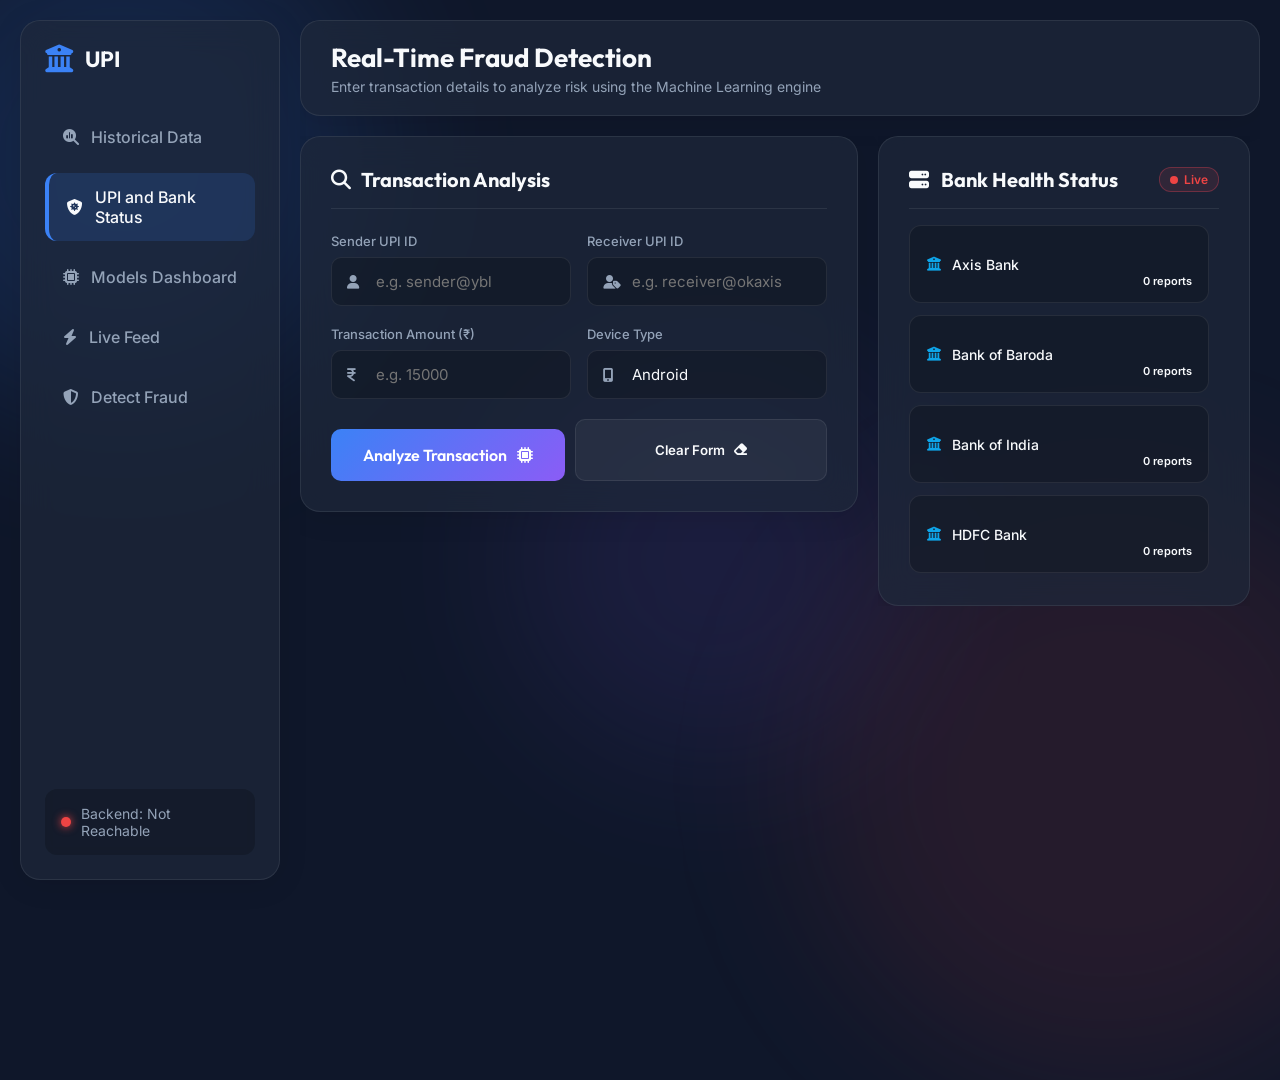
<file: detect.html>
<!DOCTYPE html>
<html lang="en">

<head>
    <meta charset="UTF-8">
    <meta name="viewport" content="width=device-width, initial-scale=1.0">
    <title>UPI Fraud Analytics | Detect Fraud</title>
    <link rel="stylesheet" href="styles.css">
    <link
        href="https://fonts.googleapis.com/css2?family=Inter:wght@300;400;500;600;700&family=Outfit:wght@500;700&display=swap"
        rel="stylesheet">
    <link rel="stylesheet" href="https://cdnjs.cloudflare.com/ajax/libs/font-awesome/6.4.0/css/all.min.css">
</head>

<body>
    <!-- Background Elements -->
    <div class="blob blob-1"></div>
    <div class="blob blob-2"></div>
    <div class="blob blob-3"></div>

    <div class="dashboard-container">
        <!-- Sidebar -->
        <aside class="sidebar glass-panel">
            <div class="brand">
                <i class="fa-solid fa-building-columns brand-icon"></i>
                <h2>UPI</h2>
            </div>
            <nav class="nav-menu">
                <a href="index.html" class="nav-item"><i class="fa-solid fa-magnifying-glass-chart"></i> Historical Data</a>
                <a href="detect.html" class="nav-item active"><i class="fa-solid fa-shield-virus"></i> UPI and Bank Status</a>
                <a href="models.html" class="nav-item"><i class="fa-solid fa-microchip"></i> Models Dashboard</a>
                <a href="live_transactions.html" class="nav-item"><i class="fa-solid fa-bolt"></i> Live Feed</a>
                <a href="detect_fraud.html" class="nav-item"><i class="fa-solid fa-shield-halved"></i> Detect Fraud</a>
            </nav>
            <div class="system-status info-status">
                <div class="status-indicator"
                    style="background: var(--warning-color); box-shadow: 0 0 8px var(--warning-color);"></div>
                <span>ML Model: Standby</span>
            </div>
        </aside>

        <!-- Main Content -->
        <main class="main-content">
            <header class="header glass-panel">
                <div class="header-titles">
                    <h1>Real-Time Fraud Detection</h1>
                    <p>Enter transaction details to analyze risk using the Machine Learning engine</p>
                </div>
            </header>

            <div class="content-scroll">
                <div class="details-grid" style="display: flex; flex-direction: row; gap: 20px; align-items: flex-start; width: 100%;">
                    <div class="left-side-wrapper" style="flex: 3; display: flex; flex-direction: column; gap: 20px;">
                        <div class="form-container glass-panel">
                    <div class="form-header">
                        <h3><i class="fa-solid fa-magnifying-glass"></i> Transaction Analysis</h3>
                    </div>

                    <form id="detection-form" class="detection-form">
                        <div class="form-row">
                            <div class="form-group">
                                <label for="sender-upi">Sender UPI ID</label>
                                <div class="input-wrapper">
                                    <i class="fa-solid fa-user input-icon"></i>
                                    <input type="text" id="sender-upi" placeholder="e.g. sender@ybl" required>
                                </div>
                            </div>
                            <div class="form-group">
                                <label for="receiver-upi">Receiver UPI ID</label>
                                <div class="input-wrapper">
                                    <i class="fa-solid fa-user-tag input-icon"></i>
                                    <input type="text" id="receiver-upi" placeholder="e.g. receiver@okaxis" required>
                                </div>
                            </div>
                        </div>

                        <div class="form-row">
                            <div class="form-group">
                                <label for="amount">Transaction Amount (₹)</label>
                                <div class="input-wrapper">
                                    <i class="fa-solid fa-indian-rupee-sign input-icon"></i>
                                    <input type="number" id="amount" placeholder="e.g. 15000" min="1" step="0.01"
                                        required>
                                </div>
                            </div>
                            <div class="form-group">
                                <label for="device-type">Device Type</label>
                                <div class="input-wrapper">
                                    <i class="fa-solid fa-mobile-screen-button input-icon"></i>
                                    <select id="device-type" required
                                        style="width: 100%; padding: 14px 14px 14px 44px; background: rgba(0, 0, 0, 0.2); border: 1px solid var(--glass-border); border-radius: 10px; color: var(--text-primary); font-family: var(--font-main); font-size: 15px; appearance: none;">
                                        <option value="Android" style="color: black;" selected>Android</option>
                                        <option value="iOS" style="color: black;">iOS</option>
                                        <option value="Feature Phone" style="color: black;">Feature Phone</option>
                                    </select>
                                </div>
                            </div>
                        </div>

                        <div class="button-group" style="display: flex; gap: 10px;">
                            <button type="submit" class="btn-primary" id="analyze-btn" style="flex: 1;">
                                <span class="btn-text">Analyze Transaction</span>
                                <i class="fa-solid fa-microchip"></i>
                            </button>
                            <button type="reset" class="btn-secondary" id="clear-btn" style="flex: 1; padding: 14px 24px; border-radius: 10px; border: 1px solid var(--glass-border); background: rgba(255, 255, 255, 0.05); color: var(--text-primary); cursor: pointer; display: flex; align-items: center; justify-content: center; gap: 8px; font-weight: 600; font-family: var(--font-main); transition: all 0.3s ease;">
                                <span class="btn-text">Clear Form</span>
                                <i class="fa-solid fa-eraser"></i>
                            </button>
                        </div>
                    </form>
                </div>

                <!-- Middle Column Wrapper -->
                <div class="middle-column-container">
                    <!-- Results Widget (Hidden by default) -->
                    <div class="result-container glass-panel" id="result-widget" style="display: none;">
                        <div class="result-header">
                            <h3>Analysis Result</h3>
                        </div>
                        <div class="result-body">
                            <div class="loader-container" id="loading-state">
                                <div class="scanner"></div>
                                <p>Analyzing parameters...</p>
                            </div>

                            <div class="final-result" id="final-result" style="display: none;">
                                <div class="result-icon-lg" id="result-icon">
                                    <!-- JS inserts icon -->
                                </div>
                                <h2 id="result-title">Scanning...</h2>
                                <p id="result-desc">Determining risk factors based on historical patterns.</p>

                                <div class="prediction-checklist"
                                    style="text-align: left; margin-top: 20px; font-size: 14px; color: var(--text-secondary); background: rgba(0,0,0,0.2); padding: 15px; border-radius: 10px; border: 1px solid var(--glass-border);">
                                    <ol style="padding-left: 20px; line-height: 1.8; margin: 0;">
                                        <li><strong style="color: var(--text-primary);">UPI IDs:</strong> <span
                                                id="check-upi">Verifying...</span></li>
                                        <li><strong style="color: var(--text-primary);">Bank Health:</strong> <span
                                                id="check-bank">Checking...</span></li>
                                        <li><strong style="color: var(--text-primary);">Transaction Risk:</strong> <span
                                                id="check-txn">Analyzing...</span></li>
                                    </ol>
                                </div>

                                <!-- AI Prediction Widget -->
                                <div class="ai-comment-container" id="ai-comment-widget"
                                    style="display: none; margin-top: 20px; text-align: left; background: rgba(0,0,0,0.2); border-radius: 10px; border: 1px solid var(--glass-border); padding: 15px;">
                                    <h4 style="margin-bottom: 10px; color: var(--text-primary); font-size: 15px;"><i
                                            class="fa-solid fa-robot"></i> AI Prediction</h4>
                                    <p style="font-size: 14px; color: var(--text-secondary); line-height: 1.5; margin: 0;"
                                        id="ai-comment-text">
                                        Generating...
                                    </p>
                                </div>
                            </div>
                        </div>
                    </div>
                </div> <!-- End middle-column-container -->
                </div> <!-- End left-side-wrapper -->

                <!-- Right Column Wrapper -->
                <div class="right-column-container" style="flex: 2; min-width: 300px;">
                    <!-- Bank Status Dashboard -->
                    <div class="bank-status-container glass-panel">
                        <div class="bank-status-header">
                            <h3><i class="fa-solid fa-server"></i> Bank Health Status</h3>
                            <span class="live-pulse">Live</span>
                        </div>
                        <div class="bank-list">
                            <!-- Banks will be dynamically populated or hardcoded here -->
                            <div class="bank-item" data-bank="Axis Bank">
                                <span class="bank-name"><i class="fa-solid fa-building-columns"></i> Axis Bank</span>
                                <div class="sparkline-container">
                                    <canvas class="sparkline"></canvas>
                                    <span class="report-count">0 reports</span>
                                </div>
                            </div>
                            <div class="bank-item" data-bank="Bank of Baroda">
                                <span class="bank-name"><i class="fa-solid fa-building-columns"></i> Bank of
                                    Baroda</span>
                                <div class="sparkline-container">
                                    <canvas class="sparkline"></canvas>
                                    <span class="report-count">0 reports</span>
                                </div>
                            </div>
                            <div class="bank-item" data-bank="Bank of India">
                                <span class="bank-name"><i class="fa-solid fa-building-columns"></i> Bank of
                                    India</span>
                                <div class="sparkline-container">
                                    <canvas class="sparkline"></canvas>
                                    <span class="report-count">0 reports</span>
                                </div>
                            </div>
                            <div class="bank-item" data-bank="HDFC Bank">
                                <span class="bank-name"><i class="fa-solid fa-building-columns"></i> HDFC Bank</span>
                                <div class="sparkline-container">
                                    <canvas class="sparkline"></canvas>
                                    <span class="report-count">0 reports</span>
                                </div>
                            </div>
                            <div class="bank-item" data-bank="ICICI Bank">
                                <span class="bank-name"><i class="fa-solid fa-building-columns"></i> ICICI Bank</span>
                                <div class="sparkline-container">
                                    <canvas class="sparkline"></canvas>
                                    <span class="report-count">0 reports</span>
                                </div>
                            </div>
                            <div class="bank-item" data-bank="IDFC First Bank">
                                <span class="bank-name"><i class="fa-solid fa-building-columns"></i> IDFC First
                                    Bank</span>
                                <div class="sparkline-container">
                                    <canvas class="sparkline"></canvas>
                                    <span class="report-count">0 reports</span>
                                </div>
                            </div>
                            <div class="bank-item" data-bank="Indian Bank">
                                <span class="bank-name"><i class="fa-solid fa-building-columns"></i> Indian Bank</span>
                                <div class="sparkline-container">
                                    <canvas class="sparkline"></canvas>
                                    <span class="report-count">0 reports</span>
                                </div>
                            </div>
                            <div class="bank-item" data-bank="India Post Payments Bank">
                                <span class="bank-name"><i class="fa-solid fa-building-columns"></i> India Post Payments
                                    Bank</span>
                                <div class="sparkline-container">
                                    <canvas class="sparkline"></canvas>
                                    <span class="report-count">0 reports</span>
                                </div>
                            </div>
                            <div class="bank-item" data-bank="Kotak Mahindra Bank">
                                <span class="bank-name"><i class="fa-solid fa-building-columns"></i> Kotak Mahindra
                                    Bank</span>
                                <div class="sparkline-container">
                                    <canvas class="sparkline"></canvas>
                                    <span class="report-count">0 reports</span>
                                </div>
                            </div>
                            <div class="bank-item" data-bank="State Bank of India">
                                <span class="bank-name"><i class="fa-solid fa-building-columns"></i> State Bank of India
                                    (SBI)</span>
                                <div class="sparkline-container">
                                    <canvas class="sparkline"></canvas>
                                    <span class="report-count">0 reports</span>
                                </div>
                            </div>
                            <div class="bank-item" data-bank="Unified Payments Interface">
                                <span class="bank-name"><i class="fa-solid fa-mobile-screen"></i> Unified Payments
                                    Interface</span>
                                <div class="sparkline-container">
                                    <canvas class="sparkline"></canvas>
                                    <span class="report-count">0 reports</span>
                                </div>
                            </div>
                        </div> <!-- End bank-list -->
                    </div> <!-- End bank-status-container -->
                </div> <!-- End right-column-container -->
            </div> <!-- End details-grid -->
            </div> <!-- End content-scroll -->
        </main>
    </div> <!-- End dashboard-container -->
    <script src="detect.js"></script>
</body>

</html>
</file>
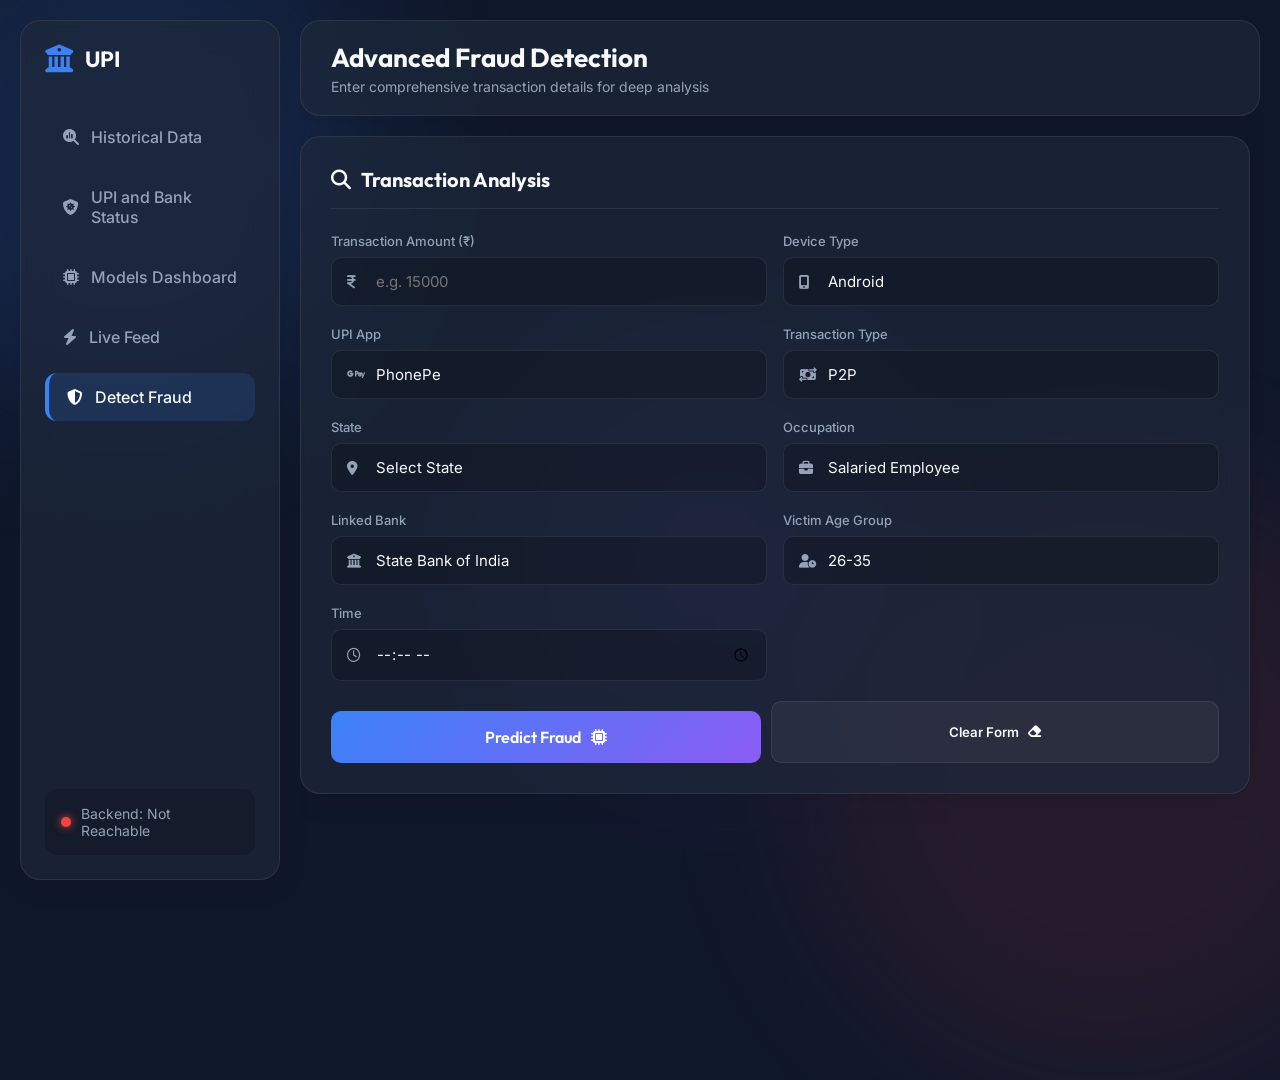
<file: detect_fraud.html>
<!DOCTYPE html>
<html lang="en">

<head>
    <meta charset="UTF-8">
    <meta name="viewport" content="width=device-width, initial-scale=1.0">
    <title>UPI Fraud Analytics | Detect Fraud</title>
    <link rel="stylesheet" href="styles.css">
    <link
        href="https://fonts.googleapis.com/css2?family=Inter:wght@300;400;500;600;700&family=Outfit:wght@500;700&display=swap"
        rel="stylesheet">
    <link rel="stylesheet" href="https://cdnjs.cloudflare.com/ajax/libs/font-awesome/6.4.0/css/all.min.css">
</head>

<body>
    <!-- Background Elements -->
    <div class="blob blob-1"></div>
    <div class="blob blob-2"></div>
    <div class="blob blob-3"></div>

    <div class="dashboard-container">
        <!-- Sidebar -->
        <aside class="sidebar glass-panel">
            <div class="brand">
                <i class="fa-solid fa-building-columns brand-icon"></i>
                <h2>UPI</h2>
            </div>
            <nav class="nav-menu">
                <a href="index.html" class="nav-item"><i class="fa-solid fa-magnifying-glass-chart"></i> Historical Data</a>
                <a href="detect.html" class="nav-item"><i class="fa-solid fa-shield-virus"></i> UPI and Bank Status</a>
                <a href="models.html" class="nav-item"><i class="fa-solid fa-microchip"></i> Models Dashboard</a>
                <a href="live_transactions.html" class="nav-item"><i class="fa-solid fa-bolt"></i> Live Feed</a>
                <a href="detect_fraud.html" class="nav-item active"><i class="fa-solid fa-shield-halved"></i> Detect Fraud</a>
            </nav>
            <div class="system-status info-status">
                <div class="status-indicator"
                    style="background: var(--warning-color); box-shadow: 0 0 8px var(--warning-color);"></div>
                <span>ML Model: Standby</span>
            </div>
        </aside>

        <!-- Main Content -->
        <main class="main-content">
            <header class="header glass-panel">
                <div class="header-titles">
                    <h1>Advanced Fraud Detection</h1>
                    <p>Enter comprehensive transaction details for deep analysis</p>
                </div>
            </header>

            <div class="content-scroll">
                <div class="form-container glass-panel">
                    <div class="form-header">
                        <h3><i class="fa-solid fa-magnifying-glass"></i> Transaction Analysis</h3>
                    </div>

                    <form id="detection-form" class="detection-form">
                        <div class="form-row">
                            <div class="form-group">
                                <label for="amount">Transaction Amount (₹)</label>
                                <div class="input-wrapper">
                                    <i class="fa-solid fa-indian-rupee-sign input-icon"></i>
                                    <input type="number" id="amount" placeholder="e.g. 15000" min="1" step="0.01"
                                        required>
                                </div>
                            </div>
                            <div class="form-group">
                                <label for="device-type">Device Type</label>
                                <div class="input-wrapper">
                                    <i class="fa-solid fa-mobile-screen-button input-icon"></i>
                                    <select id="device-type" required
                                        style="width: 100%; padding: 14px 14px 14px 44px; background: rgba(0, 0, 0, 0.2); border: 1px solid var(--glass-border); border-radius: 10px; color: var(--text-primary); font-family: var(--font-main); font-size: 15px; appearance: none;">
                                        <option value="Android" style="color: black;" selected>Android</option>
                                        <option value="iOS" style="color: black;">iOS</option>
                                        <option value="Feature Phone" style="color: black;">Feature Phone</option>
                                    </select>
                                </div>
                            </div>
                        </div>
                        
                        <div class="form-row">
                            <div class="form-group">
                                <label for="upi-app">UPI App</label>
                                <div class="input-wrapper">
                                    <i class="fa-solid fa-brands fa-google-pay input-icon"></i>
                                    <select id="upi-app" required style="width: 100%; padding: 14px 14px 14px 44px; background: rgba(0, 0, 0, 0.2); border: 1px solid var(--glass-border); border-radius: 10px; color: var(--text-primary); font-family: var(--font-main); font-size: 15px; appearance: none;">
                                        <option value="PhonePe" style="color: black;" selected>PhonePe</option>
                                        <option value="Google Pay" style="color: black;">Google Pay</option>
                                        <option value="BHIM" style="color: black;">BHIM</option>
                                        <option value="Paytm" style="color: black;">Paytm</option>
                                        <option value="WhatsApp Pay" style="color: black;">WhatsApp Pay</option>
                                        <option value="Freecharge" style="color: black;">Freecharge</option>
                                        <option value="BHIM UPI" style="color: black;">BHIM UPI</option>
                                        <option value="Mobikwik" style="color: black;">Mobikwik</option>
                                        <option value="Amazon Pay" style="color: black;">Amazon Pay</option>
                                        <option value="CRED Pay" style="color: black;">CRED Pay</option>
                                    </select>
                                </div>
                            </div>
                            <div class="form-group">
                                <label for="transaction-type">Transaction Type</label>
                                <div class="input-wrapper">
                                    <i class="fa-solid fa-money-bill-transfer input-icon"></i>
                                    <select id="transaction-type" required style="width: 100%; padding: 14px 14px 14px 44px; background: rgba(0, 0, 0, 0.2); border: 1px solid var(--glass-border); border-radius: 10px; color: var(--text-primary); font-family: var(--font-main); font-size: 15px; appearance: none;">
                                        <option value="P2P" style="color: black;" selected>P2P</option>
                                        <option value="P2M Merchant Payment" style="color: black;">P2M Merchant Payment</option>
                                        <option value="P2M" style="color: black;">P2M</option>
                                        <option value="P2P Transfer" style="color: black;">P2P Transfer</option>
                                        <option value="Collect Request" style="color: black;">Collect Request</option>
                                    </select>
                                </div>
                            </div>
                        </div>

                        <div class="form-row">
                            <div class="form-group">
                                <label for="victim-state">State</label>
                                <div class="input-wrapper">
                                    <i class="fa-solid fa-map-marker-alt input-icon"></i>
                                    <select id="victim-state" required style="width: 100%; padding: 14px 14px 14px 44px; background: rgba(0, 0, 0, 0.2); border: 1px solid var(--glass-border); border-radius: 10px; color: var(--text-primary); font-family: var(--font-main); font-size: 15px; appearance: none;">
                                        <option value="" style="color: black;" disabled selected>Select State</option>
                                        <option value="Andhra Pradesh" style="color: black;">Andhra Pradesh</option>
                                        <option value="Arunachal Pradesh" style="color: black;">Arunachal Pradesh</option>
                                        <option value="Assam" style="color: black;">Assam</option>
                                        <option value="Bihar" style="color: black;">Bihar</option>
                                        <option value="Chhattisgarh" style="color: black;">Chhattisgarh</option>
                                        <option value="Goa" style="color: black;">Goa</option>
                                        <option value="Gujarat" style="color: black;">Gujarat</option>
                                        <option value="Haryana" style="color: black;">Haryana</option>
                                        <option value="Himachal Pradesh" style="color: black;">Himachal Pradesh</option>
                                        <option value="Jharkhand" style="color: black;">Jharkhand</option>
                                        <option value="Karnataka" style="color: black;">Karnataka</option>
                                        <option value="Kerala" style="color: black;">Kerala</option>
                                        <option value="Madhya Pradesh" style="color: black;">Madhya Pradesh</option>
                                        <option value="Maharashtra" style="color: black;">Maharashtra</option>
                                        <option value="Manipur" style="color: black;">Manipur</option>
                                        <option value="Meghalaya" style="color: black;">Meghalaya</option>
                                        <option value="Mizoram" style="color: black;">Mizoram</option>
                                        <option value="Nagaland" style="color: black;">Nagaland</option>
                                        <option value="Odisha" style="color: black;">Odisha</option>
                                        <option value="Punjab" style="color: black;">Punjab</option>
                                        <option value="Rajasthan" style="color: black;">Rajasthan</option>
                                        <option value="Sikkim" style="color: black;">Sikkim</option>
                                        <option value="Tamil Nadu" style="color: black;">Tamil Nadu</option>
                                        <option value="Telangana" style="color: black;">Telangana</option>
                                        <option value="Tripura" style="color: black;">Tripura</option>
                                        <option value="Uttar Pradesh" style="color: black;">Uttar Pradesh</option>
                                        <option value="Uttarakhand" style="color: black;">Uttarakhand</option>
                                        <option value="West Bengal" style="color: black;">West Bengal</option>
                                        <option value="Delhi" style="color: black;">Delhi</option>
                                    </select>
                                </div>
                            </div>
                            <div class="form-group">
                                <label for="victim-occupation">Occupation</label>
                                <div class="input-wrapper">
                                    <i class="fa-solid fa-briefcase input-icon"></i>
                                    <select id="victim-occupation" required style="width: 100%; padding: 14px 14px 14px 44px; background: rgba(0, 0, 0, 0.2); border: 1px solid var(--glass-border); border-radius: 10px; color: var(--text-primary); font-family: var(--font-main); font-size: 15px; appearance: none;">
                                        <option value="Salaried Employee" style="color: black;" selected>Salaried Employee</option>
                                        <option value="Farmer" style="color: black;">Farmer</option>
                                        <option value="Student" style="color: black;">Student</option>
                                        <option value="Self-employed/Business" style="color: black;">Self-employed/Business</option>
                                        <option value="Gig Worker/Freelancer" style="color: black;">Gig Worker/Freelancer</option>
                                        <option value="Daily Wage Worker" style="color: black;">Daily Wage Worker</option>
                                        <option value="Self-employed/Business Owner" style="color: black;">Self-employed/Business Owner</option>
                                        <option value="Homemaker" style="color: black;">Homemaker</option>
                                        <option value="Retired Person" style="color: black;">Retired Person</option>
                                        <option value="Unemployed" style="color: black;">Unemployed</option>
                                        <option value="Retired" style="color: black;">Retired</option>
                                    </select>
                                </div>
                            </div>
                        </div>

                        <div class="form-row">
                            <div class="form-group">
                                <label for="linked-bank">Linked Bank</label>
                                <div class="input-wrapper">
                                    <i class="fa-solid fa-building-columns input-icon"></i>
                                    <select id="linked-bank" required style="width: 100%; padding: 14px 14px 14px 44px; background: rgba(0, 0, 0, 0.2); border: 1px solid var(--glass-border); border-radius: 10px; color: var(--text-primary); font-family: var(--font-main); font-size: 15px; appearance: none;">
                                        <option value="State Bank of India" style="color: black;" selected>State Bank of India</option>
                                        <option value="Punjab National Bank" style="color: black;">Punjab National Bank</option>
                                        <option value="Canara Bank" style="color: black;">Canara Bank</option>
                                        <option value="Bank of Baroda" style="color: black;">Bank of Baroda</option>
                                        <option value="ICICI Bank" style="color: black;">ICICI Bank</option>
                                        <option value="SBI" style="color: black;">SBI</option>
                                        <option value="HDFC Bank" style="color: black;">HDFC Bank</option>
                                        <option value="Other" style="color: black;">Other</option>
                                        <option value="IndusInd Bank" style="color: black;">IndusInd Bank</option>
                                        <option value="Kotak Mahindra Bank" style="color: black;">Kotak Mahindra Bank</option>
                                        <option value="Yes Bank" style="color: black;">Yes Bank</option>
                                        <option value="Axis Bank" style="color: black;">Axis Bank</option>
                                        <option value="Union Bank of India" style="color: black;">Union Bank of India</option>
                                        <option value="IDFC First Bank" style="color: black;">IDFC First Bank</option>
                                        <option value="Federal Bank" style="color: black;">Federal Bank</option>
                                        <option value="Central Bank of India" style="color: black;">Central Bank of India</option>
                                        <option value="South Indian Bank" style="color: black;">South Indian Bank</option>
                                    </select>
                                </div>
                            </div>
                            <div class="form-group">
                                <label for="victim-age-group">Victim Age Group</label>
                                <div class="input-wrapper">
                                    <i class="fa-solid fa-user-clock input-icon"></i>
                                    <select id="victim-age-group" required style="width: 100%; padding: 14px 14px 14px 44px; background: rgba(0, 0, 0, 0.2); border: 1px solid var(--glass-border); border-radius: 10px; color: var(--text-primary); font-family: var(--font-main); font-size: 15px; appearance: none;">
                                        <option value="26-35" style="color: black;" selected>26-35</option>
                                        <option value="18-25" style="color: black;">18-25</option>
                                        <option value="36-45" style="color: black;">36-45</option>
                                        <option value="46-55" style="color: black;">46-55</option>
                                        <option value="56-65" style="color: black;">56-65</option>
                                        <option value="66+" style="color: black;">66+</option>
                                    </select>
                                </div>
                            </div>
                        </div>

                        <div class="form-row">
                            <div class="form-group">
                                <label for="time">Time</label>
                                <div class="input-wrapper">
                                    <i class="fa-regular fa-clock input-icon"></i>
                                    <input type="time" id="time" required>
                                </div>
                            </div>
                        </div>

                        <div class="button-group" style="display: flex; gap: 10px;">
                            <button type="submit" class="btn-primary" id="analyze-btn" style="flex: 1;">
                                <span class="btn-text">Predict Fraud</span>
                                <i class="fa-solid fa-microchip"></i>
                            </button>
                            <button type="reset" class="btn-secondary" id="clear-btn" style="flex: 1; padding: 14px 24px; border-radius: 10px; border: 1px solid var(--glass-border); background: rgba(255, 255, 255, 0.05); color: var(--text-primary); cursor: pointer; display: flex; align-items: center; justify-content: center; gap: 8px; font-weight: 600; font-family: var(--font-main); transition: all 0.3s ease;">
                                <span class="btn-text">Clear Form</span>
                                <i class="fa-solid fa-eraser"></i>
                            </button>
                        </div>
                    </form>
                </div>

                <!-- Middle Column Wrapper -->
                <div class="middle-column-container">
                    <!-- Results Widget (Hidden by default) -->
                    <div class="result-container glass-panel" id="result-widget" style="display: none;">
                        <div class="result-header">
                            <h3>Analysis Result</h3>
                        </div>
                        <div class="result-body">
                            <div class="loader-container" id="loading-state">
                                <div class="scanner"></div>
                                <p>Analyzing parameters...</p>
                            </div>

                            <div class="final-result" id="final-result" style="display: none;">
                                <div class="result-icon-lg" id="result-icon">
                                    <!-- JS inserts icon -->
                                </div>
                                <h2 id="result-title">Scanning...</h2>
                                <div style="margin-top: 15px;">
                                    <p style="font-size: 16px; color: var(--text-secondary); margin-bottom: 5px;">Risk Score: <span id="risk-score" style="font-weight: bold; color: var(--text-primary);">0/100</span></p>
                                    <div class="risk-bar-container" style="width: 100%; height: 8px; background: rgba(255,255,255,0.1); border-radius: 4px; overflow: hidden;">
                                        <div class="risk-bar" id="risk-bar" style="width: 0%; height: 100%; transition: width 1s ease;"></div>
                                    </div>
                                </div>
                            </div>
                        </div>
                    </div>
                </div>


            </div>
        </main>
    </div>
    <script src="detect_fraud.js"></script>
</body>

</html>
</file>
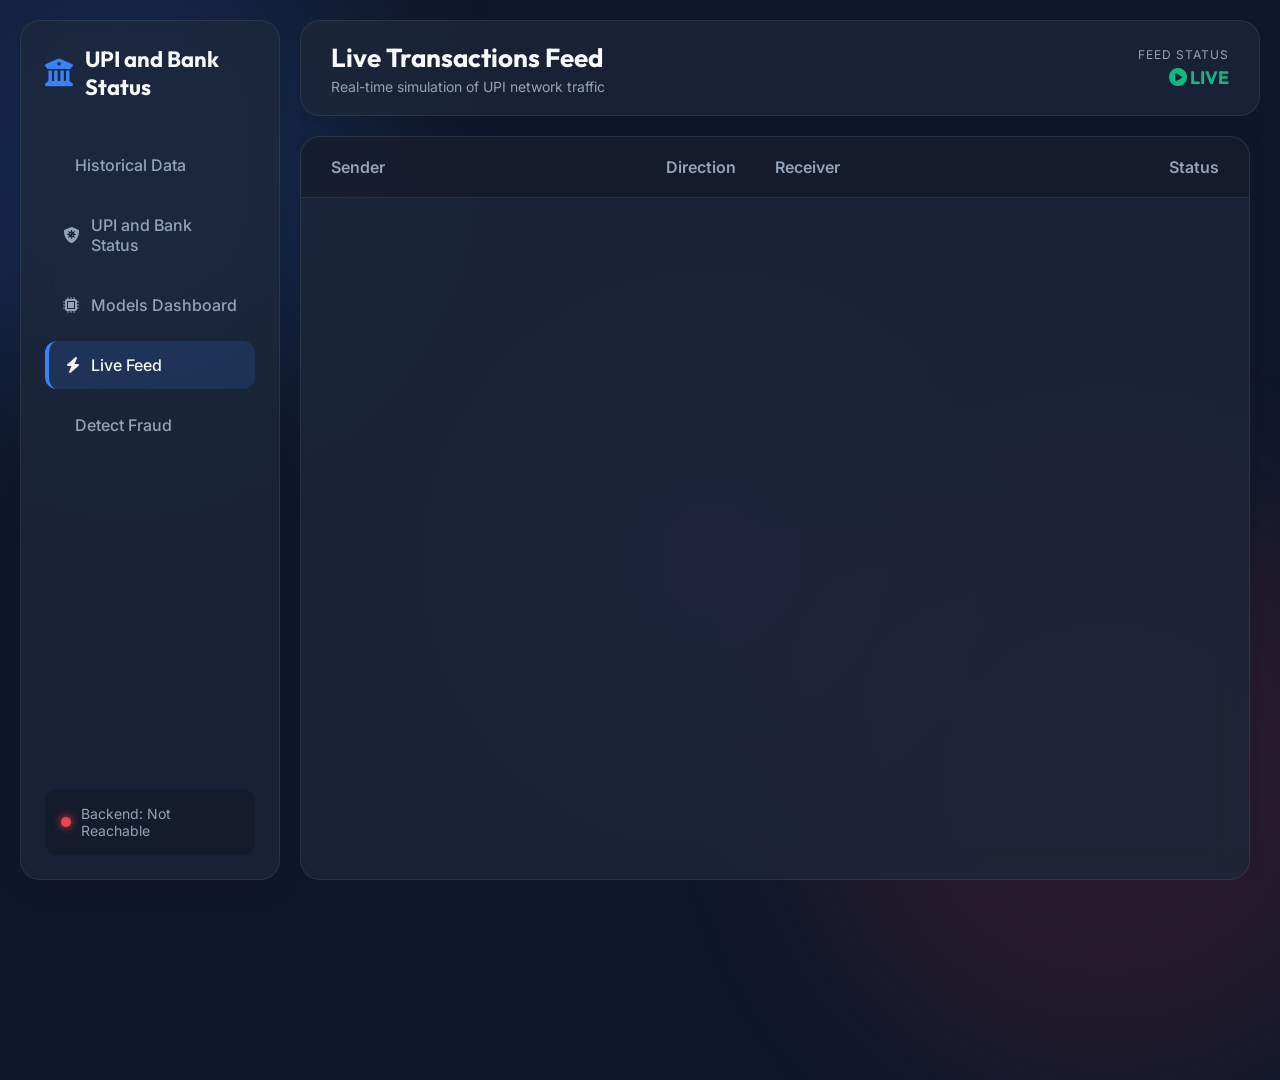
<file: live_transactions.html>
﻿<!DOCTYPE html>
<html lang="en">
<head>
    <meta charset="UTF-8">
    <meta name="viewport" content="width=device-width, initial-scale=1.0">
    <title>Live Transactions - UPI Fraud Detection</title>
    <link rel="stylesheet" href="styles.css">
    <link rel="stylesheet" href="live.css">
    <link href="https://cdnjs.cloudflare.com/ajax/libs/font-awesome/6.0.0/css/all.min.css" rel="stylesheet">
    <link href="https://fonts.googleapis.com/css2?family=Inter:wght@400;500;600&family=Outfit:wght@500;700&display=swap" rel="stylesheet">
</head>
<body>
    <!-- Background Blobs -->
    <div class="blob blob-1"></div>
    <div class="blob blob-2"></div>
    <div class="blob blob-3"></div>

    <div class="dashboard-container">
        <aside class="sidebar glass-panel">
            <div class="brand">
                <i class="fa-solid fa-building-columns brand-icon"></i>
                <h2>UPI and Bank Status</h2>
            </div>
            <nav class="nav-menu">
                <a href="index.html" class="nav-item"><i class="fa-solid fa-magnifying-glass-chart"></i> Historical Data</a>
                <a href="detect.html" class="nav-item"><i class="fa-solid fa-shield-virus"></i> UPI and Bank Status</a>
                <a href="models.html" class="nav-item"><i class="fa-solid fa-microchip"></i> Models Dashboard</a>
                <a href="live_transactions.html" class="nav-item active"><i class="fa-solid fa-bolt"></i> Live Feed</a>
                <a href="detect_fraud.html" class="nav-item"><i class="fa-solid fa-shield-halved"></i> Detect Fraud</a>
            </nav>
            <div class="system-status info-status">
                <div class="status-indicator" style="background: var(--warning-color); box-shadow: 0 0 8px var(--warning-color);"></div>
                <span>ML Model: Standby</span>
            </div>
        </aside>

        <!-- Main Content -->
        <main class="main-content">
            <header class="header glass-panel">
                <div class="header-titles">
                    <h1>Live Transactions Feed</h1>
                    <p>Real-time simulation of UPI network traffic</p>
                </div>
                <div class="header-stats">
                    <div class="stat-box">
                        <span class="stat-label">Feed Status</span>
                        <span class="stat-value text-success" style="font-size: 18px;"><i class="fa-solid fa-circle-play"></i> LIVE</span>
                    </div>
                </div>
            </header>

            <div class="content-scroll">
                <div class="feed-container glass-panel">
                    <div class="feed-header">
                        <div class="feed-col">Sender</div>
                        <div class="feed-col center">Direction</div>
                        <div class="feed-col">Receiver</div>
                        <div class="feed-col right">Status</div>
                    </div>
                    <div class="feed-window">
                        <div class="feed-scroller" id="feed-scroller">
                            <!-- Transactions will be injected here via live.js -->
                        </div>
                    </div>
                </div>
            </div>
        </main>
    </div>
    <script src="live.js"></script>
</body>
</html>
</file>
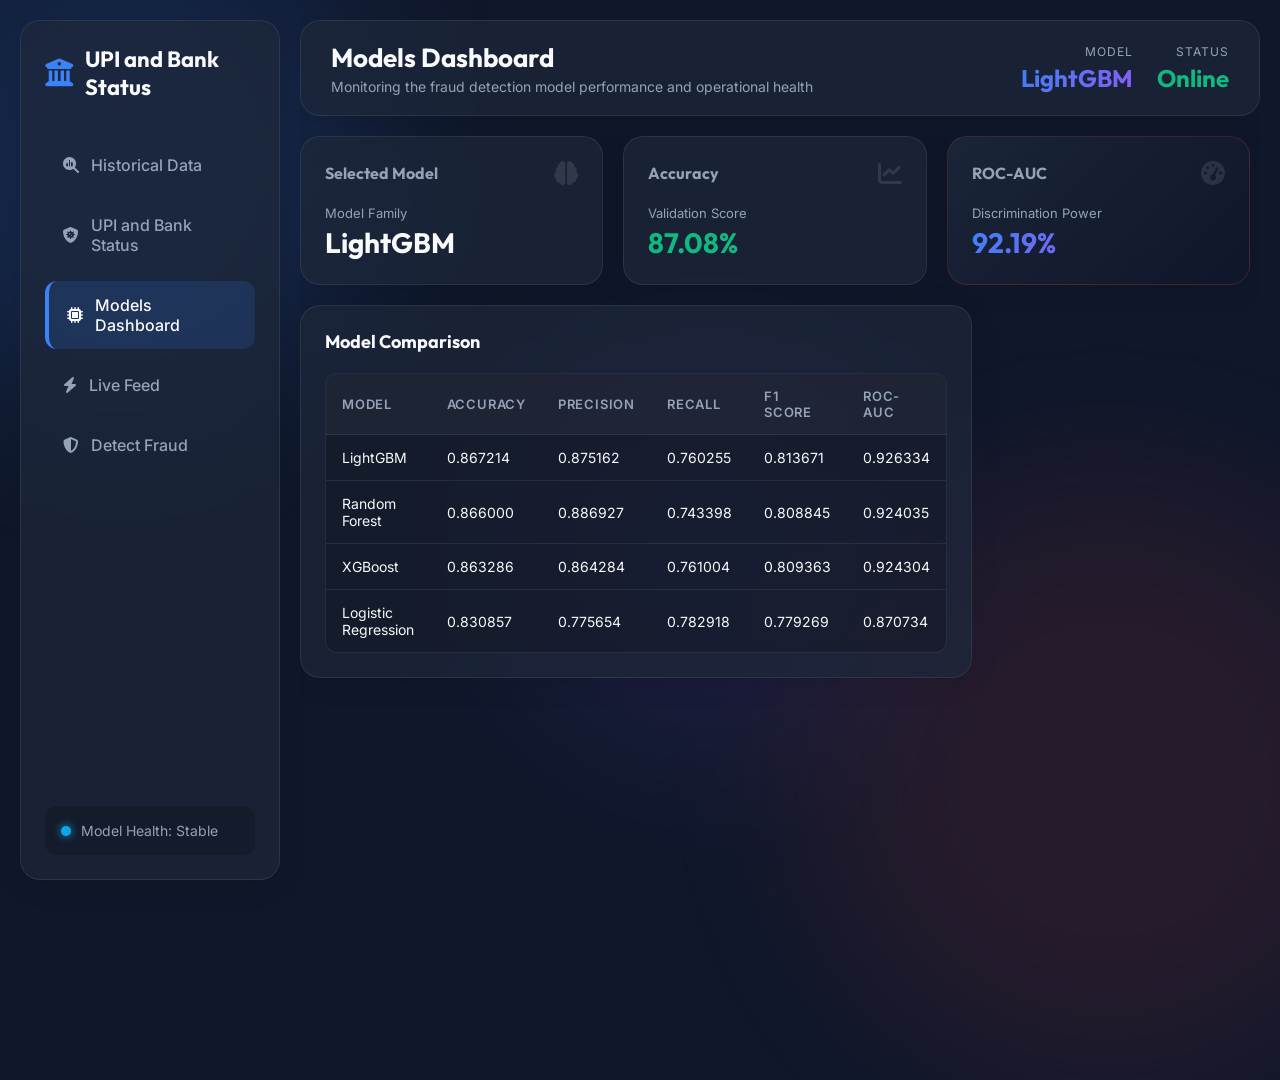
<file: models.html>
﻿<!DOCTYPE html>
<html lang="en">
<head>
    <meta charset="UTF-8">
    <meta name="viewport" content="width=device-width, initial-scale=1.0">
    <title>UPI Fraud Analytics | Models Dashboard</title>
    <meta name="description" content="Model performance dashboard for the UPI fraud analytics system.">
    <link rel="stylesheet" href="styles.css">
    <link href="https://fonts.googleapis.com/css2?family=Inter:wght@300;400;500;600;700&family=Outfit:wght@500;700&display=swap" rel="stylesheet">
    <link rel="stylesheet" href="https://cdnjs.cloudflare.com/ajax/libs/font-awesome/6.4.0/css/all.min.css">
</head>
<body>
    <div class="blob blob-1"></div>
    <div class="blob blob-2"></div>
    <div class="blob blob-3"></div>

    <div class="dashboard-container">
        <aside class="sidebar glass-panel">
            <div class="brand">
                <i class="fa-solid fa-building-columns brand-icon"></i>
                <h2>UPI and Bank Status</h2>
            </div>
            <nav class="nav-menu">
                <a href="index.html" class="nav-item"><i class="fa-solid fa-magnifying-glass-chart"></i> Historical Data</a>
                <a href="detect.html" class="nav-item"><i class="fa-solid fa-shield-virus"></i> UPI and Bank Status</a>
                <a href="models.html" class="nav-item active"><i class="fa-solid fa-microchip"></i> Models Dashboard</a>
                <a href="live_transactions.html" class="nav-item"><i class="fa-solid fa-bolt"></i> Live Feed</a>
                <a href="detect_fraud.html" class="nav-item"><i class="fa-solid fa-shield-halved"></i> Detect Fraud</a>
            </nav>

            <div class="system-status info-status">
                <div class="status-indicator"></div>
                <span>Model Health: Stable</span>
            </div>
        </aside>

        <main class="main-content">
            <header class="header glass-panel">
                <div class="header-titles">
                    <h1>Models Dashboard</h1>
                    <p>Monitoring the fraud detection model performance and operational health</p>
                </div>
                <div class="header-stats">
                    <div class="stat-box">
                        <span class="stat-label">Model</span>
                        <span class="stat-value text-gradient" id="selected-model-name">LightGBM</span>
                    </div>
                    <div class="stat-box">
                        <span class="stat-label">Status</span>
                        <span class="stat-value text-success">Online</span>
                    </div>
                </div>
            </header>

            <div class="content-scroll">
                <div class="kpi-grid">
                    <div class="kpi-card glass-panel">
                        <div class="kpi-header">
                            <h3>Selected Model</h3>
                            <i class="fa-solid fa-brain icon-bg"></i>
                        </div>
                        <div class="kpi-body">
                            <div class="kpi-main">
                                <span class="kpi-label">Model Family</span>
                                <h2 class="kpi-value" id="selected-model-card">LightGBM</h2>
                            </div>
                        </div>
                    </div>

                    <div class="kpi-card glass-panel">
                        <div class="kpi-header">
                            <h3>Accuracy</h3>
                            <i class="fa-solid fa-chart-line icon-bg"></i>
                        </div>
                        <div class="kpi-body">
                            <div class="kpi-main">
                                <span class="kpi-label">Validation Score</span>
                                <h2 class="kpi-value text-success">87.08%</h2>
                            </div>
                        </div>
                    </div>

                    <div class="kpi-card glass-panel kpi-highlight">
                        <div class="kpi-header">
                            <h3>ROC-AUC</h3>
                            <i class="fa-solid fa-gauge-high icon-bg"></i>
                        </div>
                        <div class="kpi-body">
                            <div class="kpi-main">
                                <span class="kpi-label">Discrimination Power</span>
                                <h2 class="kpi-value text-gradient">92.19%</h2>
                            </div>
                        </div>
                    </div>
                </div>

                <div class="details-grid">
                    <section class="chart-section glass-panel">
                        <div class="section-header">
                            <h3>Model Comparison</h3>
                        </div>
                        <div class="model-table-wrap">
                            <table class="model-table">
                                <thead>
                                    <tr>
                                        <th>Model</th>
                                        <th>Accuracy</th>
                                        <th>Precision</th>
                                        <th>Recall</th>
                                        <th>F1 Score</th>
                                        <th>ROC-AUC</th>
                                    </tr>
                                </thead>
                                <tbody>
                                    <tr>
                                        <td>LightGBM</td>
                                        <td>0.867214</td>
                                        <td>0.875162</td>
                                        <td>0.760255</td>
                                        <td>0.813671</td>
                                        <td>0.926334</td>
                                    </tr>
                                    <tr>
                                        <td>Random Forest</td>
                                        <td>0.866000</td>
                                        <td>0.886927</td>
                                        <td>0.743398</td>
                                        <td>0.808845</td>
                                        <td>0.924035</td>
                                    </tr>
                                    <tr>
                                        <td>XGBoost</td>
                                        <td>0.863286</td>
                                        <td>0.864284</td>
                                        <td>0.761004</td>
                                        <td>0.809363</td>
                                        <td>0.924304</td>
                                    </tr>
                                    <tr>
                                        <td>Logistic Regression</td>
                                        <td>0.830857</td>
                                        <td>0.775654</td>
                                        <td>0.782918</td>
                                        <td>0.779269</td>
                                        <td>0.870734</td>
                                    </tr>
                                </tbody>
                            </table>
                        </div>
                    </section>


                </div>
            </div>
        </main>
    </div>

    <script>
        const modelMetrics = {
            model: 'LightGBM',
            datasetRows: 70000
        };

        document.addEventListener('DOMContentLoaded', () => {
            const selectedModelName = document.getElementById('selected-model-name');
            const selectedModelCard = document.getElementById('selected-model-card');

            if (selectedModelName) selectedModelName.textContent = modelMetrics.model;
            if (selectedModelCard) selectedModelCard.textContent = modelMetrics.model;
        });
    </script>
</body>
</html>
</file>
<file: styles.css>
:root {
    --bg-color: #0f172a;
    --text-primary: #f8fafc;
    --text-secondary: #94a3b8;
    --glass-bg: rgba(30, 41, 59, 0.7);
    --glass-border: rgba(255, 255, 255, 0.08);
    --primary-color: #3b82f6;
    --primary-gradient: linear-gradient(135deg, #3b82f6 0%, #8b5cf6 100%);
    --success-color: #10b981;
    --danger-color: #ef4444;
    --warning-color: #f59e0b;
    --info-color: #0ea5e9;
    --font-main: 'Inter', sans-serif;
    --font-heading: 'Outfit', sans-serif;
}

* {
    margin: 0;
    padding: 0;
    box-sizing: border-box;
}

body {
    background-color: var(--bg-color);
    color: var(--text-primary);
    font-family: var(--font-main);
    min-height: 100vh;
    overflow: hidden;
    position: relative;
}

/* Background Blobs */
.blob {
    position: absolute;
    border-radius: 50%;
    filter: blur(80px);
    z-index: -1;
    opacity: 0.5;
    animation: float 20s infinite ease-in-out alternate;
}

.blob-1 { top: -10%; left: -10%; width: 500px; height: 500px; background: rgba(59, 130, 246, 0.3); }
.blob-2 { bottom: -20%; right: -10%; width: 600px; height: 600px; background: rgba(239, 68, 68, 0.2); animation-delay: -5s; }
.blob-3 { top: 40%; left: 40%; width: 400px; height: 400px; background: rgba(139, 92, 246, 0.2); animation-delay: -10s; }

@keyframes float {
    0% { transform: translate(0, 0) scale(1); }
    50% { transform: translate(50px, 30px) scale(1.1); }
    100% { transform: translate(-30px, -50px) scale(0.9); }
}

.glass-panel {
    background: var(--glass-bg);
    backdrop-filter: blur(16px);
    -webkit-backdrop-filter: blur(16px);
    border: 1px solid var(--glass-border);
    border-radius: 20px;
    box-shadow: 0 4px 30px rgba(0, 0, 0, 0.1);
}

.dashboard-container {
    display: grid;
    grid-template-columns: 260px 1fr;
    height: 100vh;
    padding: 20px;
    gap: 20px;
}

/* Sidebar */
.sidebar {
    padding: 24px;
    display: flex;
    flex-direction: column;
}

.brand {
    display: flex;
    align-items: center;
    gap: 12px;
    margin-bottom: 40px;
}

.brand-icon {
    font-size: 28px;
    color: var(--primary-color);
}

.brand h2 {
    font-family: var(--font-heading);
    font-size: 22px;
    font-weight: 700;
}

.nav-menu {
    display: flex;
    flex-direction: column;
    gap: 12px;
    flex-grow: 1;
}

.nav-item {
    display: flex;
    align-items: center;
    gap: 12px;
    padding: 14px 18px;
    color: var(--text-secondary);
    text-decoration: none;
    border-radius: 12px;
    font-weight: 500;
    transition: all 0.3s ease;
}

.nav-item:hover, .nav-item.active {
    background: rgba(255, 255, 255, 0.05);
    color: var(--text-primary);
}

.nav-item.active {
    background: rgba(59, 130, 246, 0.15);
    border-left: 4px solid var(--primary-color);
}

.system-status {
    display: flex;
    align-items: center;
    gap: 10px;
    padding: 16px;
    background: rgba(0, 0, 0, 0.2);
    border-radius: 12px;
    font-size: 14px;
    color: var(--text-secondary);
}

.status-indicator {
    width: 10px;
    height: 10px;
    background: var(--info-color);
    border-radius: 50%;
    box-shadow: 0 0 8px var(--info-color);
}

/* Main Content */
.main-content {
    display: flex;
    flex-direction: column;
    gap: 20px;
    overflow: hidden;
}

.header {
    display: flex;
    justify-content: space-between;
    align-items: center;
    padding: 20px 30px;
}

.header-titles h1 {
    font-family: var(--font-heading);
    font-size: 26px;
    margin-bottom: 4px;
}

.header-titles p {
    color: var(--text-secondary);
    font-size: 14px;
}

.header-stats {
    display: flex;
    gap: 24px;
}

.stat-box {
    display: flex;
    flex-direction: column;
    align-items: flex-end;
}

.stat-label {
    font-size: 12px;
    text-transform: uppercase;
    letter-spacing: 1px;
    color: var(--text-secondary);
    margin-bottom: 4px;
}

.stat-value {
    font-family: var(--font-heading);
    font-size: 24px;
    font-weight: 700;
}

.btn-refresh {
    background: rgba(59, 130, 246, 0.15);
    border: 1px solid var(--primary-color);
    color: var(--primary-color);
    padding: 10px 16px;
    border-radius: 8px;
    cursor: pointer;
    font-family: var(--font-main);
    font-weight: 600;
    font-size: 13px;
    display: flex;
    align-items: center;
    gap: 8px;
    transition: all 0.3s ease;
    align-self: center;
    margin-right: 16px;
}

.btn-refresh:hover {
    background: var(--primary-color);
    color: white;
    box-shadow: 0 4px 12px rgba(59, 130, 246, 0.3);
}

.spin-anim {
    animation: spin 1s linear infinite;
}

@keyframes spin {
    100% { transform: rotate(360deg); }
}

.text-gradient { background: var(--primary-gradient); -webkit-background-clip: text; background-clip: text; -webkit-text-fill-color: transparent; }
.text-danger { color: var(--danger-color) !important; }
.text-success { color: var(--success-color); }

/* Scrollable Content */
.content-scroll {
    flex-grow: 1;
    overflow-y: auto;
    display: flex;
    flex-direction: column;
    gap: 20px;
    padding-right: 10px;
}

.content-scroll::-webkit-scrollbar { width: 6px; }
.content-scroll::-webkit-scrollbar-track { background: transparent; }
.content-scroll::-webkit-scrollbar-thumb { background: rgba(255, 255, 255, 0.1); border-radius: 10px; }

/* KPI Grid */
.kpi-grid {
    display: grid;
    grid-template-columns: repeat(3, 1fr);
    gap: 20px;
}

.kpi-card {
    padding: 24px;
    display: flex;
    flex-direction: column;
    gap: 20px;
    position: relative;
    overflow: hidden;
}

.kpi-highlight {
    background: linear-gradient(135deg, rgba(30, 41, 59, 0.8) 0%, rgba(15, 23, 42, 0.9) 100%);
    border: 1px solid rgba(239, 68, 68, 0.2);
}

.kpi-header {
    display: flex;
    justify-content: space-between;
    align-items: center;
}

.kpi-header h3 {
    font-family: var(--font-heading);
    font-size: 16px;
    color: var(--text-secondary);
}

.icon-bg {
    font-size: 24px;
    color: rgba(255, 255, 255, 0.1);
}

.kpi-body {
    display: flex;
    justify-content: space-between;
}

.kpi-main {
    display: flex;
    flex-direction: column;
    gap: 4px;
}

.kpi-label {
    font-size: 13px;
    color: var(--text-secondary);
}

.kpi-value {
    font-family: var(--font-heading);
    font-size: 28px;
    font-weight: 700;
}

/* Details Grid */
.details-grid {
    display: grid;
    grid-template-columns: 3fr 2fr;
    gap: 20px;
}

.chart-section, .typology-section {
    padding: 24px;
}

.section-header h3 {
    font-family: var(--font-heading);
    font-size: 18px;
    margin-bottom: 20px;
}

/* Custom CSS Bar Chart */
.chart-container {
    height: 300px;
    display: flex;
    align-items: flex-end;
    padding-top: 40px;
}

.bar-chart {
    display: flex;
    justify-content: space-around;
    align-items: flex-end;
    width: 100%;
    height: 100%;
    border-bottom: 1px solid var(--glass-border);
    padding-bottom: 10px;
}

.bar-group {
    display: flex;
    flex-direction: column;
    align-items: center;
    gap: 10px;
    height: 100%;
    justify-content: flex-end;
    width: 60px;
}

.bar-fill {
    width: 100%;
    background: linear-gradient(to top, rgba(239, 68, 68, 0.2), rgba(239, 68, 68, 0.8));
    border-radius: 6px 6px 0 0;
    position: relative;
    transition: height 1s ease-out;
}

.bar-fill::after {
    content: attr(data-val);
    position: absolute;
    top: -25px;
    left: 50%;
    transform: translateX(-50%);
    font-size: 13px;
    font-weight: 600;
    color: var(--text-primary);
}

.bar-label {
    font-size: 13px;
    color: var(--text-secondary);
}

/* Mechanisms List */
.mechanisms-list {
    display: flex;
    flex-direction: column;
    gap: 16px;
}

.model-table-wrap {
    overflow-x: auto;
    border-radius: 12px;
    border: 1px solid var(--glass-border);
    background: rgba(0, 0, 0, 0.18);
}

.model-table {
    width: 100%;
    border-collapse: collapse;
    min-width: 620px;
}

.model-table th,
.model-table td {
    padding: 14px 16px;
    text-align: left;
    border-bottom: 1px solid var(--glass-border);
    color: var(--text-primary);
}

.model-table th {
    background: rgba(255, 255, 255, 0.04);
    font-size: 13px;
    text-transform: uppercase;
    letter-spacing: 0.06em;
    color: var(--text-secondary);
    font-weight: 600;
}

.model-table td {
    font-size: 14px;
}

.model-table tbody tr:hover {
    background: rgba(255, 255, 255, 0.02);
}

.model-table tbody tr:last-child td {
    border-bottom: none;
}

.mechanism-item {
    display: flex;
    align-items: center;
    gap: 16px;
    padding: 16px;
    background: rgba(0, 0, 0, 0.2);
    border-radius: 12px;
    border-left: 4px solid var(--danger-color);
}

.mech-icon {
    width: 40px;
    height: 40px;
    border-radius: 10px;
    background: var(--danger-bg);
    color: var(--danger-color);
    display: flex;
    align-items: center;
    justify-content: center;
    font-size: 18px;
}

.mech-info {
    flex-grow: 1;
}

.mech-info h4 {
    font-size: 15px;
    margin-bottom: 4px;
}

.mech-info p {
    font-size: 12px;
    color: var(--text-secondary);
    line-height: 1.4;
}

.mech-stat {
    font-family: var(--font-heading);
    font-size: 20px;
    font-weight: 700;
    color: var(--text-primary);
}

/* Additions for the detection page form */

.content-grid-single {
    display: grid;
    grid-template-columns: 1fr 1fr 1.2fr;
    gap: 24px;
    flex-grow: 1;
    overflow: hidden;
}

.middle-column-container, .right-column-container {
    display: flex;
    flex-direction: column;
    gap: 24px;
    height: 100%;
}

.form-container, .result-container {
    padding: 30px;
    display: flex;
    flex-direction: column;
}

.right-column-container {
    display: flex;
    flex-direction: column;
    gap: 24px;
    height: 100%;
    overflow: hidden;
}

.bank-status-container {
    padding: 30px;
    display: flex;
    flex-direction: column;
    flex-grow: 1;
    overflow: hidden;
}

.bank-status-header {
    border-bottom: 1px solid var(--glass-border);
    padding-bottom: 16px;
    margin-bottom: 16px;
    display: flex;
    justify-content: space-between;
    align-items: center;
}

.bank-status-header h3 {
    font-family: var(--font-heading);
    font-size: 20px;
    display: flex;
    align-items: center;
    gap: 12px;
}

.live-pulse {
    font-size: 12px;
    font-weight: 600;
    color: var(--danger-color);
    background: rgba(255, 71, 87, 0.1);
    padding: 4px 10px;
    border-radius: 12px;
    display: flex;
    align-items: center;
    gap: 6px;
    border: 1px solid rgba(255, 71, 87, 0.3);
}

.live-pulse::before {
    content: '';
    width: 8px;
    height: 8px;
    background-color: var(--danger-color);
    border-radius: 50%;
    animation: pulse 1.5s infinite;
}

.bank-list {
    display: flex;
    flex-direction: column;
    gap: 12px;
    overflow-y: auto;
    padding-right: 10px;
    max-height: 350px;
}

.bank-list::-webkit-scrollbar {
    width: 6px;
}

.bank-list::-webkit-scrollbar-track {
    background: rgba(255, 255, 255, 0.05);
    border-radius: 4px;
}

.bank-list::-webkit-scrollbar-thumb {
    background: rgba(255, 255, 255, 0.15);
    border-radius: 4px;
}

.bank-item {
    display: flex;
    justify-content: space-between;
    align-items: center;
    padding: 14px 16px;
    background: rgba(0, 0, 0, 0.2);
    border: 1px solid var(--glass-border);
    border-radius: 12px;
    transition: transform 0.2s, background 0.2s;
}

.bank-item:hover {
    background: rgba(0, 0, 0, 0.3);
    transform: translateX(4px);
}

.bank-name {
    font-size: 14px;
    font-weight: 500;
    color: var(--text-primary);
    display: flex;
    align-items: center;
    gap: 10px;
}

.bank-name i {
    color: var(--info-color);
    width: 16px;
    text-align: center;
}

.sparkline {
    width: 100px;
    height: 30px;
}

.sparkline-container {
    display: flex;
    flex-direction: column;
    align-items: flex-end;
    gap: 4px;
}

.report-count {
    font-size: 11px;
    font-weight: 600;
}

.form-header, .result-header {
    border-bottom: 1px solid var(--glass-border);
    padding-bottom: 16px;
    margin-bottom: 24px;
}

.form-header h3, .result-header h3 {
    font-family: var(--font-heading);
    font-size: 20px;
    display: flex;
    align-items: center;
    gap: 10px;
}

.detection-form {
    display: flex;
    flex-direction: column;
    gap: 20px;
}

.form-row {
    display: grid;
    grid-template-columns: 1fr 1fr;
    gap: 16px;
}

.form-group {
    display: flex;
    flex-direction: column;
    gap: 8px;
}

.form-group label {
    font-size: 13px;
    color: var(--text-secondary);
    font-weight: 500;
}

.input-wrapper {
    position: relative;
    display: flex;
    align-items: center;
}

.input-icon {
    position: absolute;
    left: 16px;
    color: var(--text-secondary);
    font-size: 14px;
}

.input-wrapper input {
    width: 100%;
    padding: 14px 14px 14px 44px;
    background: rgba(0, 0, 0, 0.2);
    border: 1px solid var(--glass-border);
    border-radius: 10px;
    color: var(--text-primary);
    font-family: var(--font-main);
    font-size: 15px;
    transition: all 0.3s ease;
}

.input-wrapper input:focus {
    outline: none;
    border-color: var(--primary-color);
    box-shadow: 0 0 0 3px rgba(59, 130, 246, 0.2);
    background: rgba(0, 0, 0, 0.3);
}

.btn-primary {
    margin-top: 10px;
    background: var(--primary-gradient);
    color: white;
    border: none;
    padding: 16px;
    border-radius: 10px;
    font-family: var(--font-heading);
    font-size: 16px;
    font-weight: 600;
    cursor: pointer;
    display: flex;
    justify-content: center;
    align-items: center;
    gap: 10px;
    transition: all 0.3s ease;
}

.btn-primary:hover {
    box-shadow: 0 8px 20px rgba(59, 130, 246, 0.4);
    transform: translateY(-2px);
}

.btn-primary:active {
    transform: translateY(0);
}

/* Result Widget */
.result-body {
    flex-grow: 1;
    display: flex;
    align-items: center;
    justify-content: center;
    flex-direction: column;
}

.loader-container {
    display: flex;
    flex-direction: column;
    align-items: center;
    gap: 20px;
}

.scanner {
    width: 80px;
    height: 80px;
    border: 3px solid rgba(255,255,255,0.1);
    border-radius: 50%;
    border-top-color: var(--primary-color);
    animation: spin 1s ease-in-out infinite;
}

.final-result {
    text-align: center;
    width: 100%;
}

.result-icon-lg {
    font-size: 64px;
    margin-bottom: 20px;
}

.result-icon-lg.safe { color: var(--success-color); }
.result-icon-lg.fraud { color: var(--danger-color); }

.final-result h2 {
    font-family: var(--font-heading);
    font-size: 28px;
    margin-bottom: 8px;
}

.final-result p {
    color: var(--text-secondary);
    font-size: 14px;
    margin-bottom: 30px;
}

.risk-meter-container {
    background: rgba(0,0,0,0.2);
    padding: 20px;
    border-radius: 12px;
}

.risk-labels {
    display: flex;
    justify-content: space-between;
    font-size: 12px;
    color: var(--text-secondary);
    margin-bottom: 8px;
}

.risk-bar {
    width: 100%;
    height: 8px;
    background: rgba(255,255,255,0.1);
    border-radius: 4px;
    overflow: hidden;
    margin-bottom: 12px;
}

.risk-fill {
    height: 100%;
    background: var(--success-color);
    transition: width 1.5s cubic-bezier(0.1, 0.7, 0.1, 1), background-color 1s;
}

.risk-score-text {
    font-size: 14px;
    font-weight: 600;
}

/* Data Table Styles */
.table-container {
    overflow-x: auto;
    margin-top: 15px;
}

.data-table {
    width: 100%;
    border-collapse: collapse;
    font-size: 14px;
    text-align: left;
    color: var(--text-secondary);
}

.data-table th {
    background: rgba(0, 0, 0, 0.4);
    color: var(--text-primary);
    padding: 12px 15px;
    font-weight: 600;
    border-bottom: 1px solid var(--glass-border);
}

.data-table td {
    padding: 12px 15px;
    border-bottom: 1px solid rgba(255, 255, 255, 0.05);
}

.data-table tbody tr:hover {
    background: rgba(255, 255, 255, 0.05);
}

.data-table tfoot td {
    border-top: 1px solid var(--glass-border);
    border-bottom: none;
    color: var(--text-primary);
}
</file>
<file: live.css>
.feed-container {
    display: flex;
    flex-direction: column;
    flex-grow: 1;
    overflow: hidden;
    height: calc(100vh - 140px);
}

.feed-header {
    display: grid;
    grid-template-columns: 2fr 1fr 2fr 1fr;
    padding: 20px 30px;
    border-bottom: 1px solid var(--glass-border);
    font-weight: 600;
    color: var(--text-secondary);
    background: rgba(0, 0, 0, 0.2);
}

.feed-col.center { text-align: center; }
.feed-col.right { text-align: right; }

.feed-window {
    flex-grow: 1;
    overflow: hidden;
    position: relative;
    padding: 20px 0;
    /* gradient masks to fade top and bottom */
    -webkit-mask-image: linear-gradient(to bottom, transparent 0%, black 10%, black 90%, transparent 100%);
    mask-image: linear-gradient(to bottom, transparent 0%, black 10%, black 90%, transparent 100%);
}

.feed-scroller {
    display: flex;
    flex-direction: column;
    gap: 12px;
    padding: 0 30px;
    animation: scrollFeed 40s linear infinite;
}

/* Pause animation on hover */
.feed-window:hover .feed-scroller {
    animation-play-state: paused;
}

.tx-row {
    display: grid;
    grid-template-columns: 2fr 1fr 2fr 1fr;
    padding: 16px 20px;
    background: rgba(255, 255, 255, 0.03);
    border: 1px solid rgba(255, 255, 255, 0.05);
    border-radius: 12px;
    align-items: center;
    transition: transform 0.2s, background 0.2s;
}

.tx-row:hover {
    background: rgba(255, 255, 255, 0.08);
    transform: scale(1.02);
}

.tx-id {
    font-family: monospace;
    font-size: 15px;
    color: var(--text-primary);
    letter-spacing: 0.5px;
}

.tx-arrow {
    text-align: center;
    color: var(--text-secondary);
    font-size: 14px;
}

.tx-status {
    text-align: right;
}

.badge {
    padding: 6px 12px;
    border-radius: 20px;
    font-size: 12px;
    font-weight: 600;
    letter-spacing: 0.5px;
}

.badge-success {
    background: rgba(16, 185, 129, 0.15);
    color: var(--success-color);
    border: 1px solid rgba(16, 185, 129, 0.3);
}

.badge-failed {
    background: rgba(239, 68, 68, 0.15);
    color: var(--danger-color);
    border: 1px solid rgba(239, 68, 68, 0.3);
}

@keyframes scrollFeed {
    0% { transform: translateY(0); }
    100% { transform: translateY(-100%); }
}
</file>
